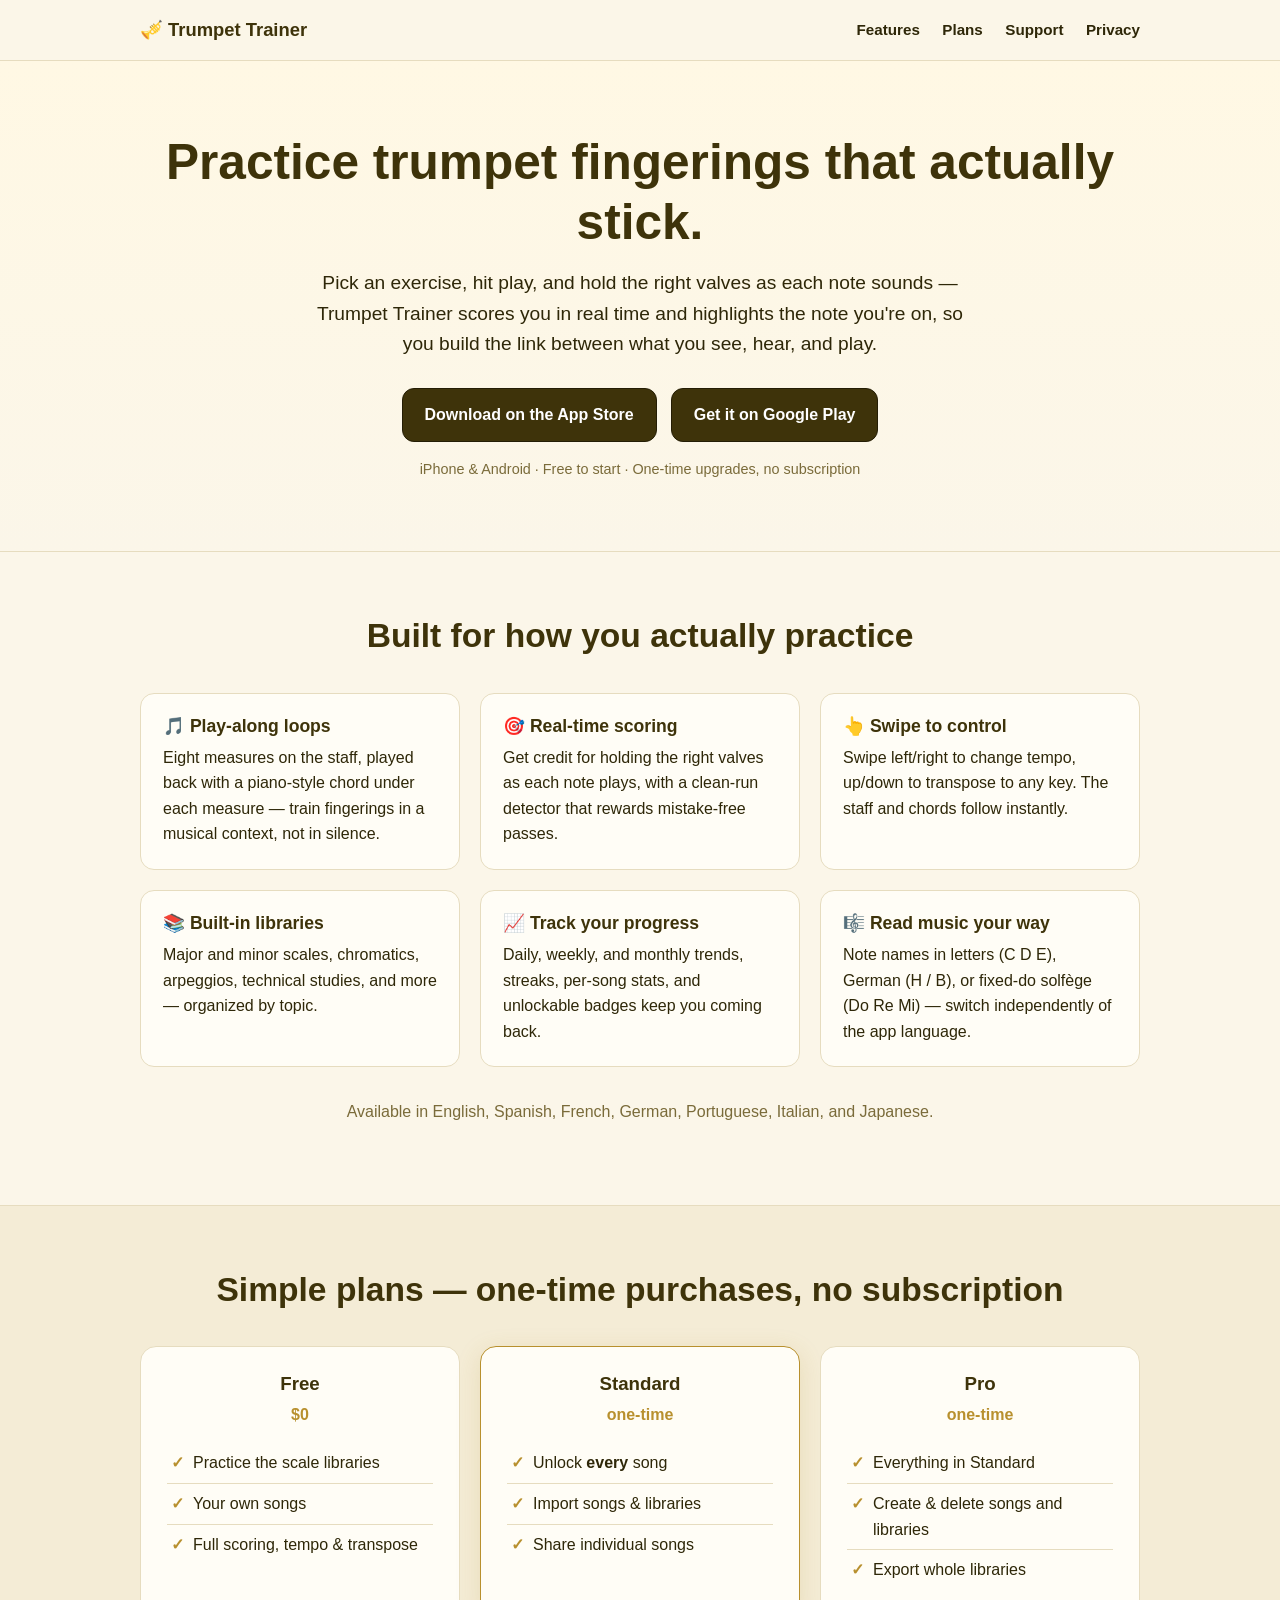
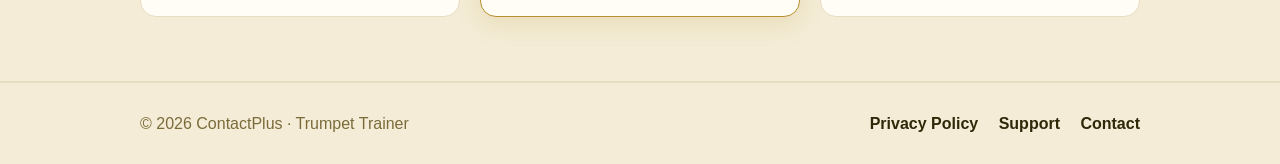
<file: index.html>
<!DOCTYPE html>
<html lang="en">
<head>
  <meta charset="UTF-8" />
  <meta name="viewport" content="width=device-width, initial-scale=1.0" />
  <title>Trumpet Trainer — Learn trumpet fingerings that stick</title>
  <meta name="description" content="Trumpet Trainer turns fingering practice into a game: play-along loops, real-time scoring, and progress tracking. iPhone & Android." />
  <meta property="og:title" content="Trumpet Trainer" />
  <meta property="og:description" content="Learn trumpet fingerings with play-along loops and real-time note scoring." />
  <meta property="og:type" content="website" />
  <link rel="stylesheet" href="styles.css" />
</head>
<body>
  <header class="site-header">
    <div class="wrap nav">
      <a class="brand" href="index.html">🎺 Trumpet&nbsp;Trainer</a>
      <nav>
        <a href="#features">Features</a>
        <a href="#plans">Plans</a>
        <a href="support.html">Support</a>
        <a href="privacy.html">Privacy</a>
      </nav>
    </div>
  </header>

  <main>
    <section class="hero">
      <div class="wrap">
        <h1>Practice trumpet fingerings that actually stick.</h1>
        <p class="lede">
          Pick an exercise, hit play, and hold the right valves as each note
          sounds — Trumpet Trainer scores you in real time and highlights the
          note you're on, so you build the link between what you see, hear, and
          play.
        </p>
        <div class="store-badges">
          <!-- Replace href="#" with your real store URLs, and these buttons
               with the official App Store / Google Play badge images. -->
          <a class="badge" href="#" aria-label="Download on the App Store"> Download on the App&nbsp;Store</a>
          <a class="badge" href="#" aria-label="Get it on Google Play"> Get it on Google&nbsp;Play</a>
        </div>
        <p class="fineprint">iPhone &amp; Android · Free to start · One-time upgrades, no subscription</p>
      </div>
    </section>

    <section id="features" class="section">
      <div class="wrap">
        <h2>Built for how you actually practice</h2>
        <div class="grid">
          <article class="card">
            <h3>🎵 Play-along loops</h3>
            <p>Eight measures on the staff, played back with a piano-style chord under each measure — train fingerings in a musical context, not in silence.</p>
          </article>
          <article class="card">
            <h3>🎯 Real-time scoring</h3>
            <p>Get credit for holding the right valves as each note plays, with a clean-run detector that rewards mistake-free passes.</p>
          </article>
          <article class="card">
            <h3>👆 Swipe to control</h3>
            <p>Swipe left/right to change tempo, up/down to transpose to any key. The staff and chords follow instantly.</p>
          </article>
          <article class="card">
            <h3>📚 Built-in libraries</h3>
            <p>Major and minor scales, chromatics, arpeggios, technical studies, and more — organized by topic.</p>
          </article>
          <article class="card">
            <h3>📈 Track your progress</h3>
            <p>Daily, weekly, and monthly trends, streaks, per-song stats, and unlockable badges keep you coming back.</p>
          </article>
          <article class="card">
            <h3>🎼 Read music your way</h3>
            <p>Note names in letters (C&nbsp;D&nbsp;E), German (H&nbsp;/&nbsp;B), or fixed-do solfège (Do&nbsp;Re&nbsp;Mi) — switch independently of the app language.</p>
          </article>
        </div>
        <p class="langs">Available in English, Spanish, French, German, Portuguese, Italian, and Japanese.</p>
      </div>
    </section>

    <section id="plans" class="section alt">
      <div class="wrap">
        <h2>Simple plans — one-time purchases, no subscription</h2>
        <div class="plans">
          <article class="plan">
            <h3>Free</h3>
            <p class="price">$0</p>
            <ul>
              <li>Practice the scale libraries</li>
              <li>Your own songs</li>
              <li>Full scoring, tempo &amp; transpose</li>
            </ul>
          </article>
          <article class="plan featured">
            <h3>Standard</h3>
            <p class="price">one-time</p>
            <ul>
              <li>Unlock <strong>every</strong> song</li>
              <li>Import songs &amp; libraries</li>
              <li>Share individual songs</li>
            </ul>
          </article>
          <article class="plan">
            <h3>Pro</h3>
            <p class="price">one-time</p>
            <ul>
              <li>Everything in Standard</li>
              <li>Create &amp; delete songs and libraries</li>
              <li>Export whole libraries</li>
            </ul>
          </article>
        </div>
      </div>
    </section>

    <!-- Marketing / instructional videos — drop your YouTube embeds here.
    <section class="section">
      <div class="wrap">
        <h2>See it in action</h2>
        <div class="video">
          <iframe src="https://www.youtube.com/embed/VIDEO_ID" title="Trumpet Trainer demo" allowfullscreen loading="lazy"></iframe>
        </div>
      </div>
    </section>
    -->
  </main>

  <footer class="site-footer">
    <div class="wrap foot">
      <p>© <span id="year"></span> ContactPlus · Trumpet Trainer</p>
      <nav>
        <a href="privacy.html">Privacy Policy</a>
        <a href="support.html">Support</a>
        <a href="mailto:trumpettrainer77@gmail.com">Contact</a>
      </nav>
    </div>
  </footer>
  <script>document.getElementById('year').textContent = new Date().getFullYear();</script>
</body>
</html>
</file>
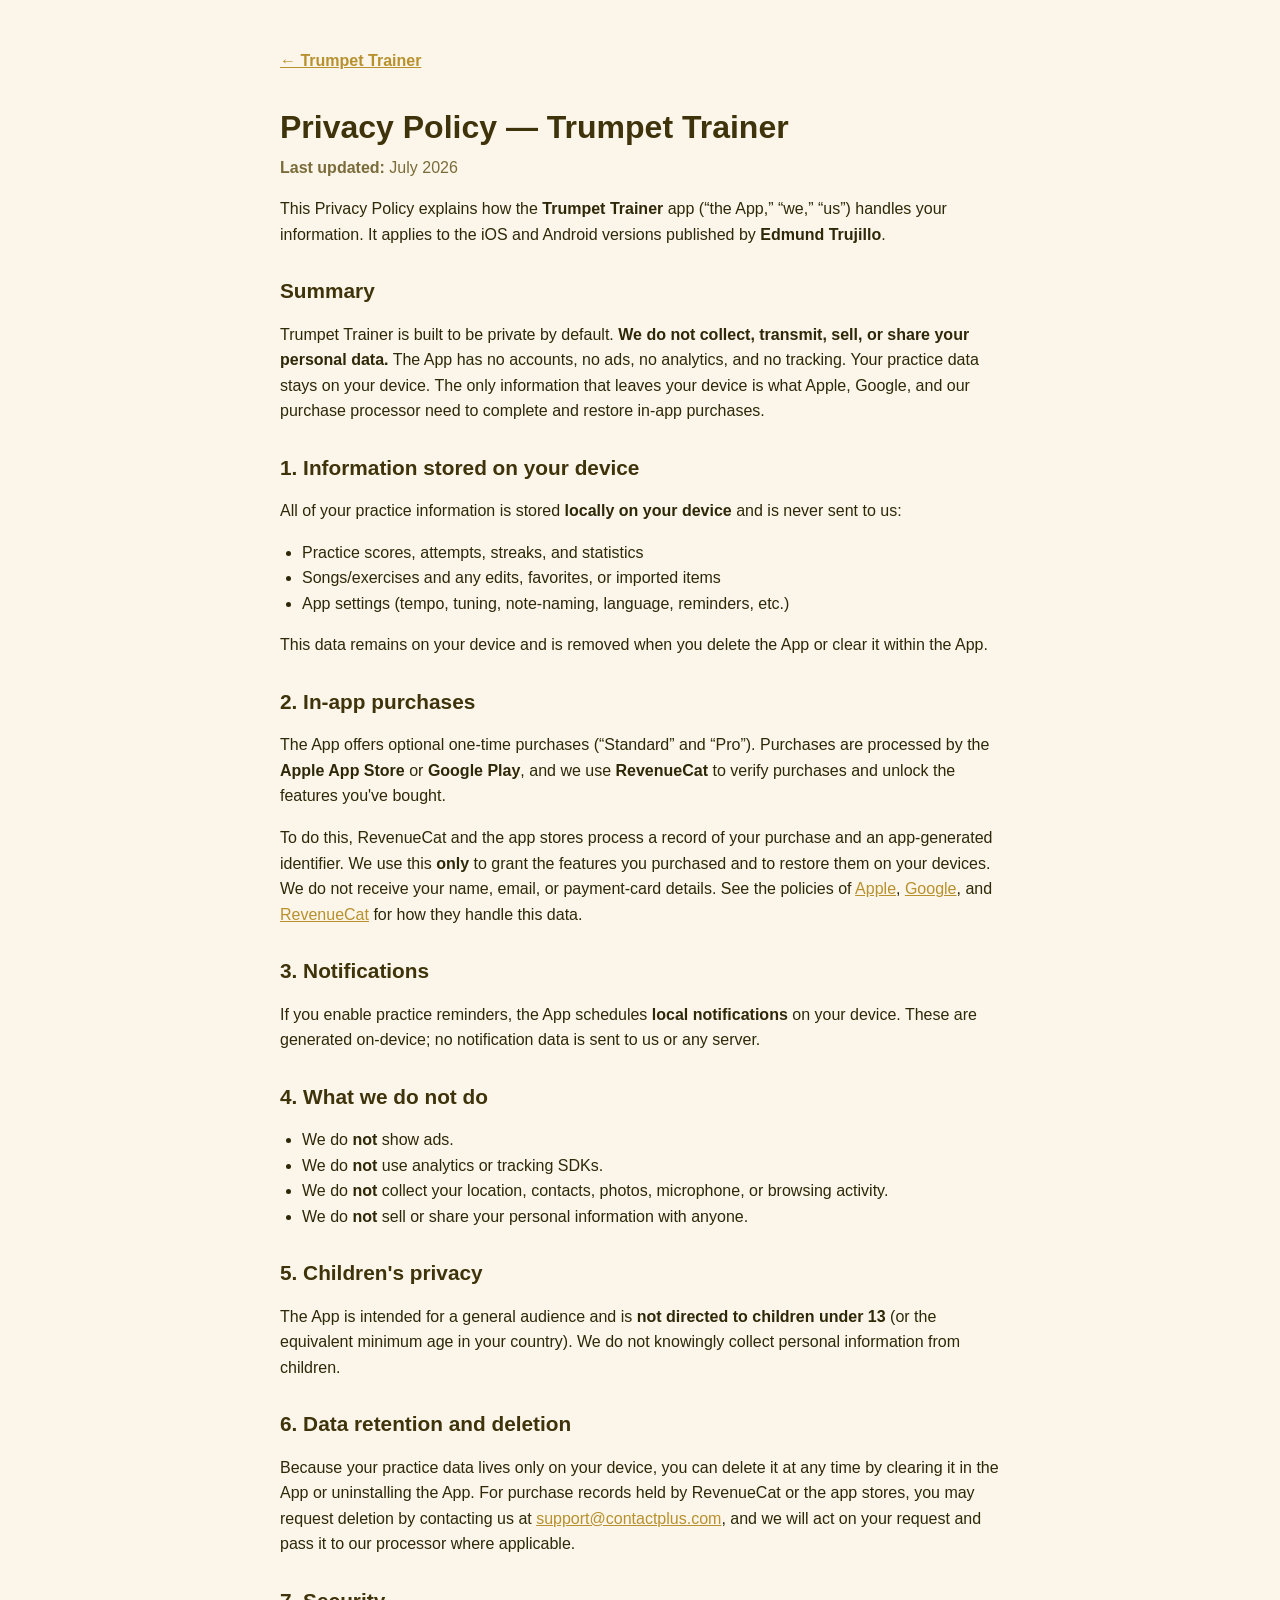
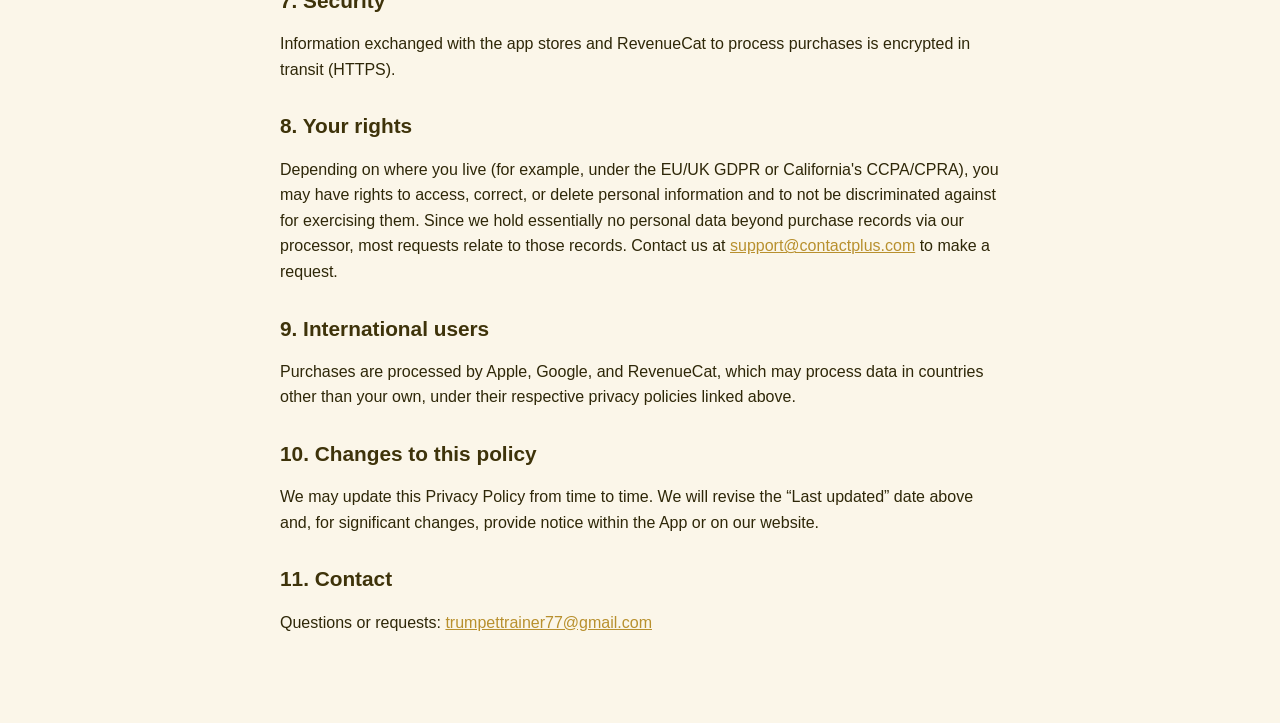
<file: privacy.html>
<!DOCTYPE html>
<html lang="en">
<head>
  <meta charset="UTF-8" />
  <meta name="viewport" content="width=device-width, initial-scale=1.0" />
  <title>Privacy Policy — Trumpet Trainer</title>
  <meta name="description" content="Privacy Policy for the Trumpet Trainer app." />
  <link rel="stylesheet" href="styles.css" />
</head>
<body>
  <!--
    Fill these before publishing:
      [DATE]                    – effective / last-updated date
      [ContactPlus / ...]       – your legal/business name
      support@contactplus.com   – your support + data-request email
      [mailing address ...]     – optional postal address
  -->
  <article class="doc">
    <a class="back" href="index.html">← Trumpet Trainer</a>
    <h1>Privacy Policy — Trumpet Trainer</h1>
    <p class="updated"><strong>Last updated:</strong> July 2026</p>

    <p>This Privacy Policy explains how the <strong>Trumpet Trainer</strong> app
    (“the App,” “we,” “us”) handles your information. It applies to the iOS and
    Android versions published by <strong>Edmund Trujillo</strong>.</p>

    <h2>Summary</h2>
    <p>Trumpet Trainer is built to be private by default. <strong>We do not
    collect, transmit, sell, or share your personal data.</strong> The App has no
    accounts, no ads, no analytics, and no tracking. Your practice data stays on
    your device. The only information that leaves your device is what Apple,
    Google, and our purchase processor need to complete and restore in-app
    purchases.</p>

    <h2>1. Information stored on your device</h2>
    <p>All of your practice information is stored <strong>locally on your
    device</strong> and is never sent to us:</p>
    <ul>
      <li>Practice scores, attempts, streaks, and statistics</li>
      <li>Songs/exercises and any edits, favorites, or imported items</li>
      <li>App settings (tempo, tuning, note-naming, language, reminders, etc.)</li>
    </ul>
    <p>This data remains on your device and is removed when you delete the App or
    clear it within the App.</p>

    <h2>2. In-app purchases</h2>
    <p>The App offers optional one-time purchases (“Standard” and “Pro”).
    Purchases are processed by the <strong>Apple App Store</strong> or
    <strong>Google Play</strong>, and we use <strong>RevenueCat</strong> to
    verify purchases and unlock the features you've bought.</p>
    <p>To do this, RevenueCat and the app stores process a record of your purchase
    and an app-generated identifier. We use this <strong>only</strong> to grant
    the features you purchased and to restore them on your devices. We do not
    receive your name, email, or payment-card details. See the policies of
    <a href="https://www.apple.com/legal/privacy/">Apple</a>,
    <a href="https://policies.google.com/privacy">Google</a>, and
    <a href="https://www.revenuecat.com/privacy">RevenueCat</a> for how they
    handle this data.</p>

    <h2>3. Notifications</h2>
    <p>If you enable practice reminders, the App schedules <strong>local
    notifications</strong> on your device. These are generated on-device; no
    notification data is sent to us or any server.</p>

    <h2>4. What we do not do</h2>
    <ul>
      <li>We do <strong>not</strong> show ads.</li>
      <li>We do <strong>not</strong> use analytics or tracking SDKs.</li>
      <li>We do <strong>not</strong> collect your location, contacts, photos, microphone, or browsing activity.</li>
      <li>We do <strong>not</strong> sell or share your personal information with anyone.</li>
    </ul>

    <h2>5. Children's privacy</h2>
    <p>The App is intended for a general audience and is <strong>not directed to
    children under 13</strong> (or the equivalent minimum age in your country).
    We do not knowingly collect personal information from children.</p>

    <h2>6. Data retention and deletion</h2>
    <p>Because your practice data lives only on your device, you can delete it at
    any time by clearing it in the App or uninstalling the App. For purchase
    records held by RevenueCat or the app stores, you may request deletion by
    contacting us at <a href="mailto:support@contactplus.com">support@contactplus.com</a>,
    and we will act on your request and pass it to our processor where applicable.</p>

    <h2>7. Security</h2>
    <p>Information exchanged with the app stores and RevenueCat to process
    purchases is encrypted in transit (HTTPS).</p>

    <h2>8. Your rights</h2>
    <p>Depending on where you live (for example, under the EU/UK GDPR or
    California's CCPA/CPRA), you may have rights to access, correct, or delete
    personal information and to not be discriminated against for exercising them.
    Since we hold essentially no personal data beyond purchase records via our
    processor, most requests relate to those records. Contact us at
    <a href="mailto:support@contactplus.com">support@contactplus.com</a> to make a request.</p>

    <h2>9. International users</h2>
    <p>Purchases are processed by Apple, Google, and RevenueCat, which may process
    data in countries other than your own, under their respective privacy policies
    linked above.</p>

    <h2>10. Changes to this policy</h2>
    <p>We may update this Privacy Policy from time to time. We will revise the
    “Last updated” date above and, for significant changes, provide notice within
    the App or on our website.</p>

    <h2>11. Contact</h2>
    <p>Questions or requests: <a href="mailto:trumpettrainer77@gmail.com">trumpettrainer77@gmail.com</a><br />
    </p>
  </article>
</body>
</html>
</file>
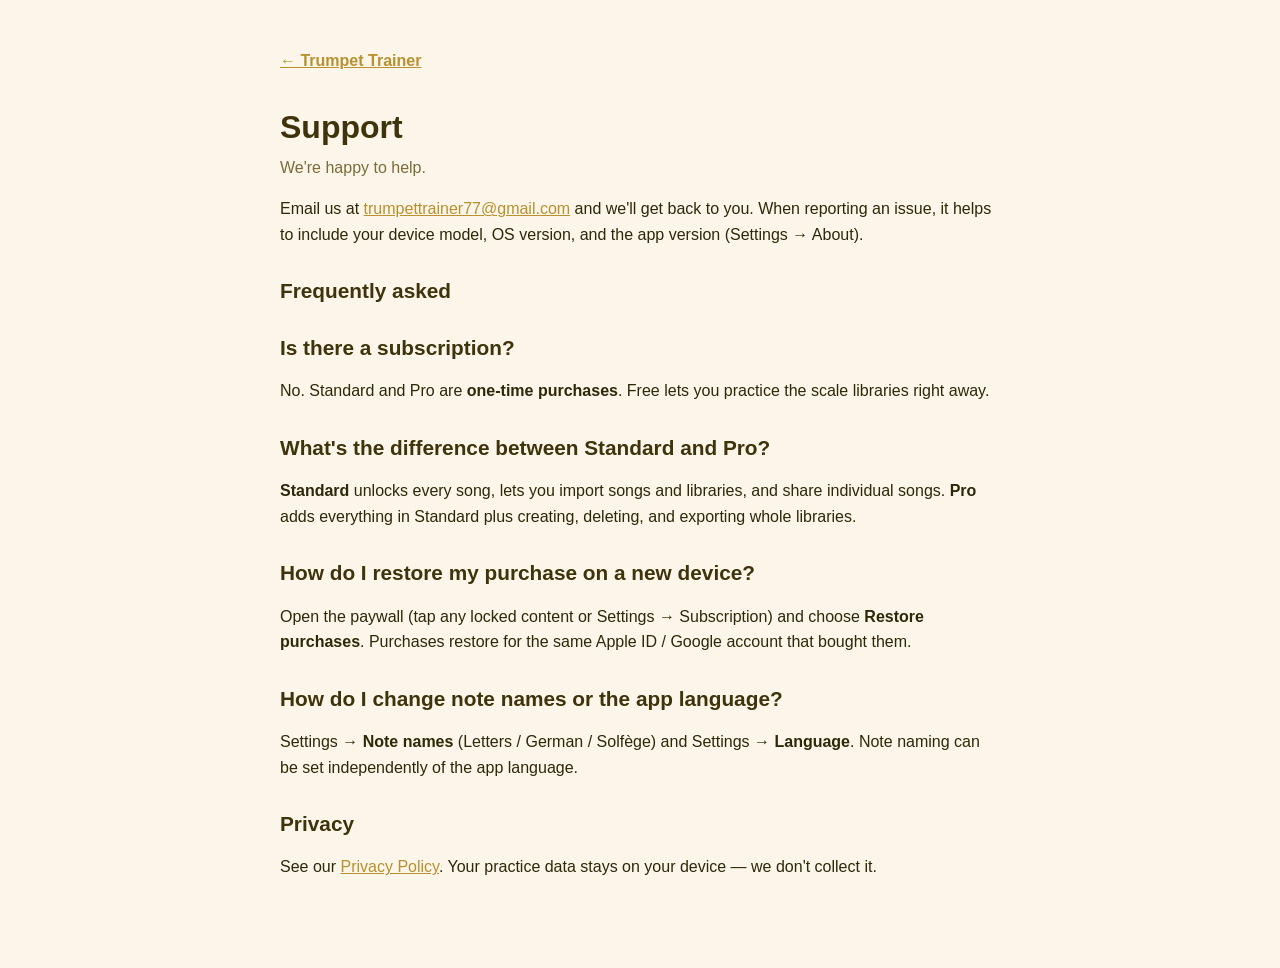
<file: support.html>
<!DOCTYPE html>
<html lang="en">
<head>
  <meta charset="UTF-8" />
  <meta name="viewport" content="width=device-width, initial-scale=1.0" />
  <title>Support — Trumpet Trainer</title>
  <meta name="description" content="Support and contact for the Trumpet Trainer app." />
  <link rel="stylesheet" href="styles.css" />
</head>
<body>
  <article class="doc">
    <a class="back" href="index.html">← Trumpet Trainer</a>
    <h1>Support</h1>
    <p class="updated">We're happy to help.</p>

    <p>Email us at
    <a href="mailto:trumpettrainer77@gmail.com">trumpettrainer77@gmail.com</a>
    and we'll get back to you. When reporting an issue, it helps to include your
    device model, OS version, and the app version (Settings → About).</p>

    <h2>Frequently asked</h2>

    <h2>Is there a subscription?</h2>
    <p>No. Standard and Pro are <strong>one-time purchases</strong>. Free lets you
    practice the scale libraries right away.</p>

    <h2>What's the difference between Standard and Pro?</h2>
    <p><strong>Standard</strong> unlocks every song, lets you import songs and
    libraries, and share individual songs. <strong>Pro</strong> adds everything in
    Standard plus creating, deleting, and exporting whole libraries.</p>

    <h2>How do I restore my purchase on a new device?</h2>
    <p>Open the paywall (tap any locked content or Settings → Subscription) and
    choose <strong>Restore purchases</strong>. Purchases restore for the same
    Apple ID / Google account that bought them.</p>

    <h2>How do I change note names or the app language?</h2>
    <p>Settings → <strong>Note names</strong> (Letters / German / Solfège) and
    Settings → <strong>Language</strong>. Note naming can be set independently of
    the app language.</p>

    <h2>Privacy</h2>
    <p>See our <a href="privacy.html">Privacy Policy</a>. Your practice data stays
    on your device — we don't collect it.</p>
  </article>
</body>
</html>
</file>
<file: styles.css>
/* Trumpet Trainer — landing site. Brass/cream theme matching the app. */
:root {
  --brass: #b8902e;
  --brass-bright: #c9a227;
  --ink: #2e2708;
  --heading: #3e330a;
  --cream: #fbf6e9;
  --cream-alt: #f4ecd6;
  --card: #fffdf6;
  --line: #e6dcbf;
  --max: 1040px;
}

* { box-sizing: border-box; }
html { scroll-behavior: smooth; }
body {
  margin: 0;
  font-family: -apple-system, BlinkMacSystemFont, "Segoe UI", Roboto, Helvetica, Arial, sans-serif;
  color: var(--ink);
  background: var(--cream);
  line-height: 1.6;
}
.wrap { max-width: var(--max); margin: 0 auto; padding: 0 20px; }
a { color: var(--brass); text-decoration: none; }
a:hover { text-decoration: underline; }
h1, h2, h3 { color: var(--heading); line-height: 1.2; }

/* Header */
.site-header {
  position: sticky; top: 0; z-index: 10;
  background: rgba(251, 246, 233, 0.92);
  backdrop-filter: saturate(180%) blur(8px);
  border-bottom: 1px solid var(--line);
}
.nav { display: flex; align-items: center; justify-content: space-between; height: 60px; }
.brand { font-weight: 800; font-size: 1.15rem; color: var(--heading); }
.nav nav a { margin-left: 18px; color: var(--ink); font-weight: 600; font-size: 0.95rem; }

/* Hero */
.hero {
  padding: 72px 0 56px;
  background: linear-gradient(180deg, #fff8e4 0%, var(--cream) 100%);
  border-bottom: 1px solid var(--line);
  text-align: center;
}
.hero h1 { font-size: clamp(2rem, 5vw, 3.1rem); margin: 0 0 16px; }
.lede { font-size: 1.2rem; max-width: 680px; margin: 0 auto 28px; }
.fineprint { color: #7a6b3a; font-size: 0.9rem; margin-top: 16px; }

.store-badges { display: flex; gap: 14px; justify-content: center; flex-wrap: wrap; }
.badge {
  display: inline-block; padding: 13px 22px; border-radius: 12px;
  background: var(--heading); color: #fff; font-weight: 700;
  border: 1px solid #241d05;
}
.badge:hover { text-decoration: none; background: #4d4010; }

/* Sections */
.section { padding: 64px 0; }
.section.alt { background: var(--cream-alt); border-top: 1px solid var(--line); border-bottom: 1px solid var(--line); }
.section h2 { text-align: center; font-size: clamp(1.5rem, 3.5vw, 2.1rem); margin: 0 0 36px; }

/* Feature grid */
.grid { display: grid; grid-template-columns: repeat(auto-fit, minmax(260px, 1fr)); gap: 20px; }
.card {
  background: var(--card); border: 1px solid var(--line);
  border-radius: 14px; padding: 22px;
}
.card h3 { margin: 0 0 8px; font-size: 1.1rem; }
.card p { margin: 0; }
.langs { text-align: center; margin-top: 32px; color: #7a6b3a; }

/* Plans */
.plans { display: grid; grid-template-columns: repeat(auto-fit, minmax(240px, 1fr)); gap: 20px; }
.plan {
  background: var(--card); border: 1px solid var(--line);
  border-radius: 16px; padding: 26px; text-align: center;
}
.plan.featured { border-color: var(--brass); box-shadow: 0 6px 24px rgba(184, 144, 46, 0.18); }
.plan h3 { margin: 0 0 6px; }
.plan .price { color: var(--brass); font-weight: 800; margin: 0 0 16px; }
.plan ul { list-style: none; padding: 0; margin: 0; text-align: left; }
.plan li { padding: 7px 0 7px 26px; position: relative; border-top: 1px solid var(--line); }
.plan li:first-child { border-top: none; }
.plan li::before { content: "✓"; color: var(--brass); position: absolute; left: 4px; font-weight: 800; }

/* Video (optional) */
.video { position: relative; padding-bottom: 56.25%; height: 0; max-width: 760px; margin: 0 auto; }
.video iframe { position: absolute; inset: 0; width: 100%; height: 100%; border: 0; border-radius: 14px; }

/* Footer */
.site-footer { border-top: 1px solid var(--line); padding: 28px 0; background: var(--cream-alt); }
.foot { display: flex; align-items: center; justify-content: space-between; flex-wrap: wrap; gap: 12px; }
.foot p { margin: 0; color: #7a6b3a; }
.foot nav a { margin-left: 16px; color: var(--ink); font-weight: 600; }

/* Legal / content pages */
.doc { max-width: 760px; margin: 0 auto; padding: 48px 20px 72px; }
.doc h1 { font-size: 2rem; margin-bottom: 8px; }
.doc h2 { font-size: 1.3rem; margin-top: 32px; }
.doc .updated { color: #7a6b3a; margin-top: 0; }
.doc ul { padding-left: 22px; }
.doc a { text-decoration: underline; }
.back { display: inline-block; margin-bottom: 8px; font-weight: 600; }

@media (max-width: 560px) {
  .nav nav a { margin-left: 12px; font-size: 0.85rem; }
  .brand { font-size: 1rem; }
}
</file>
